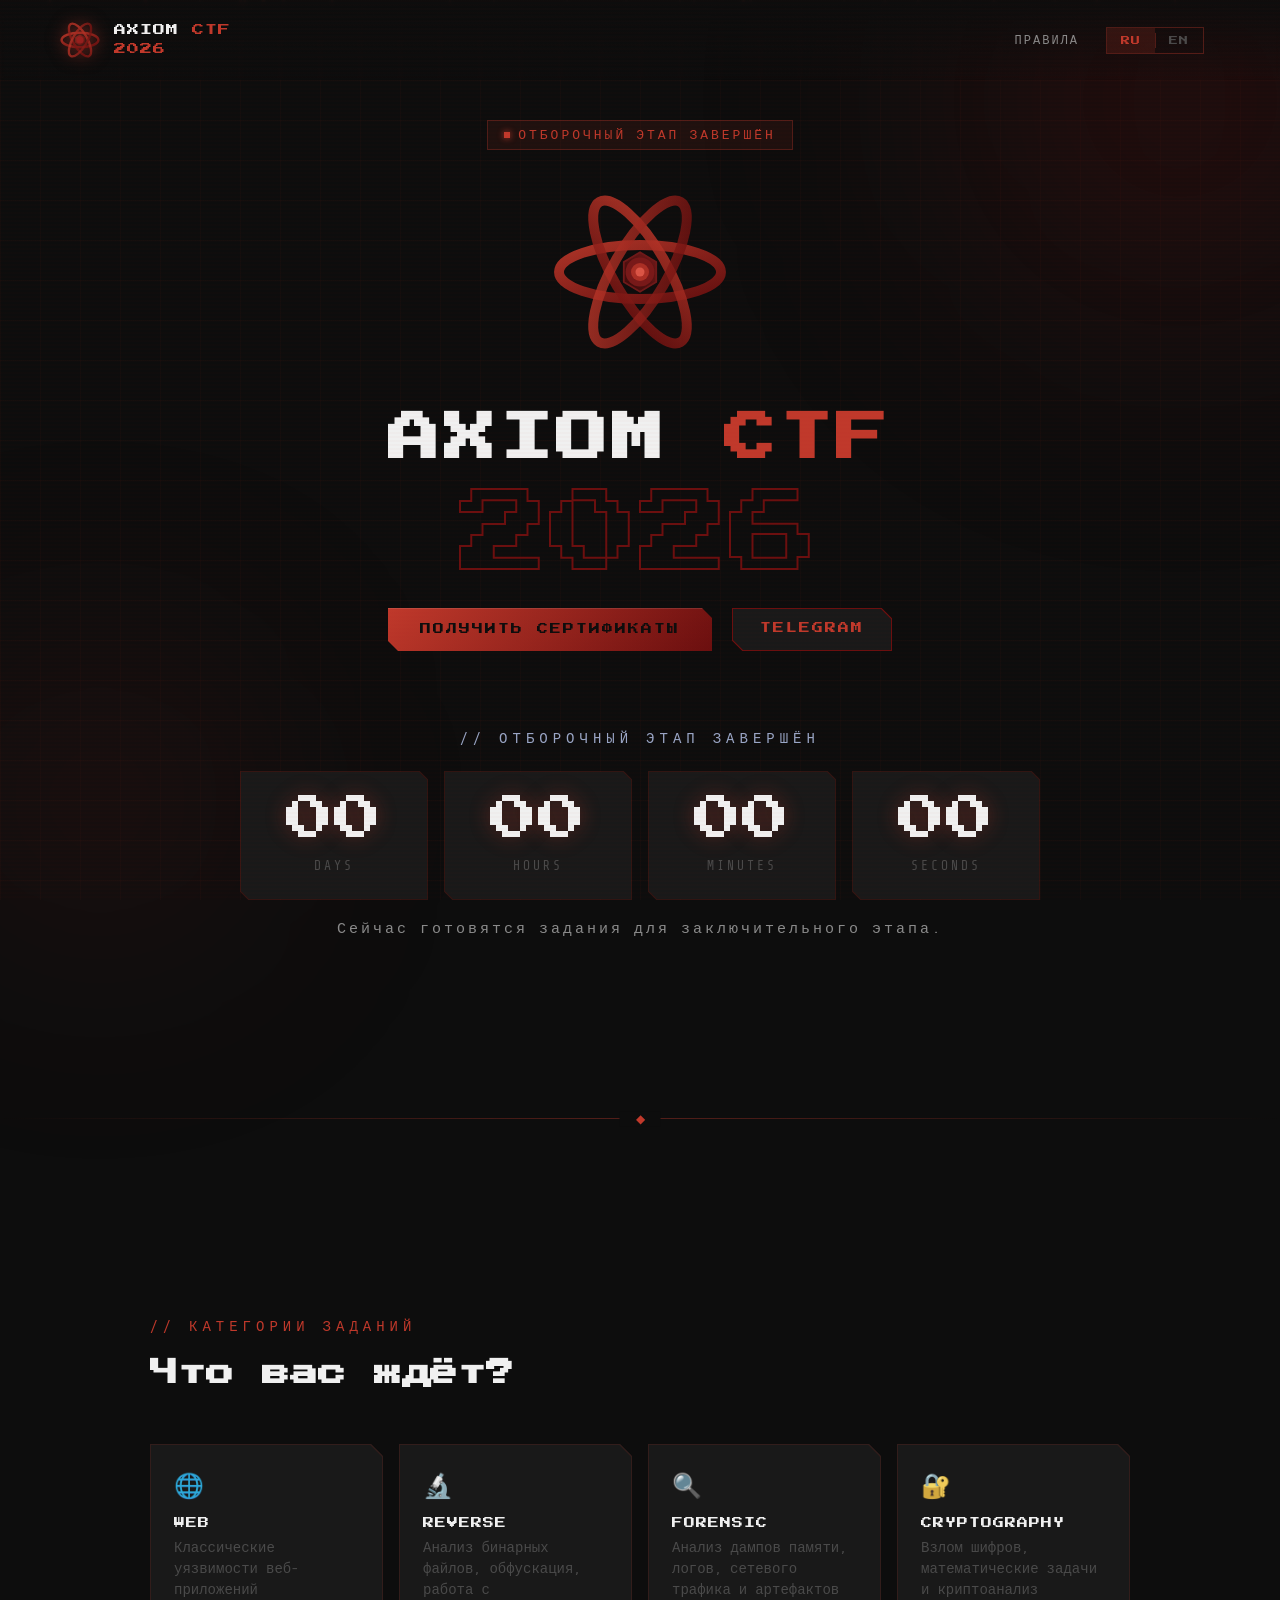
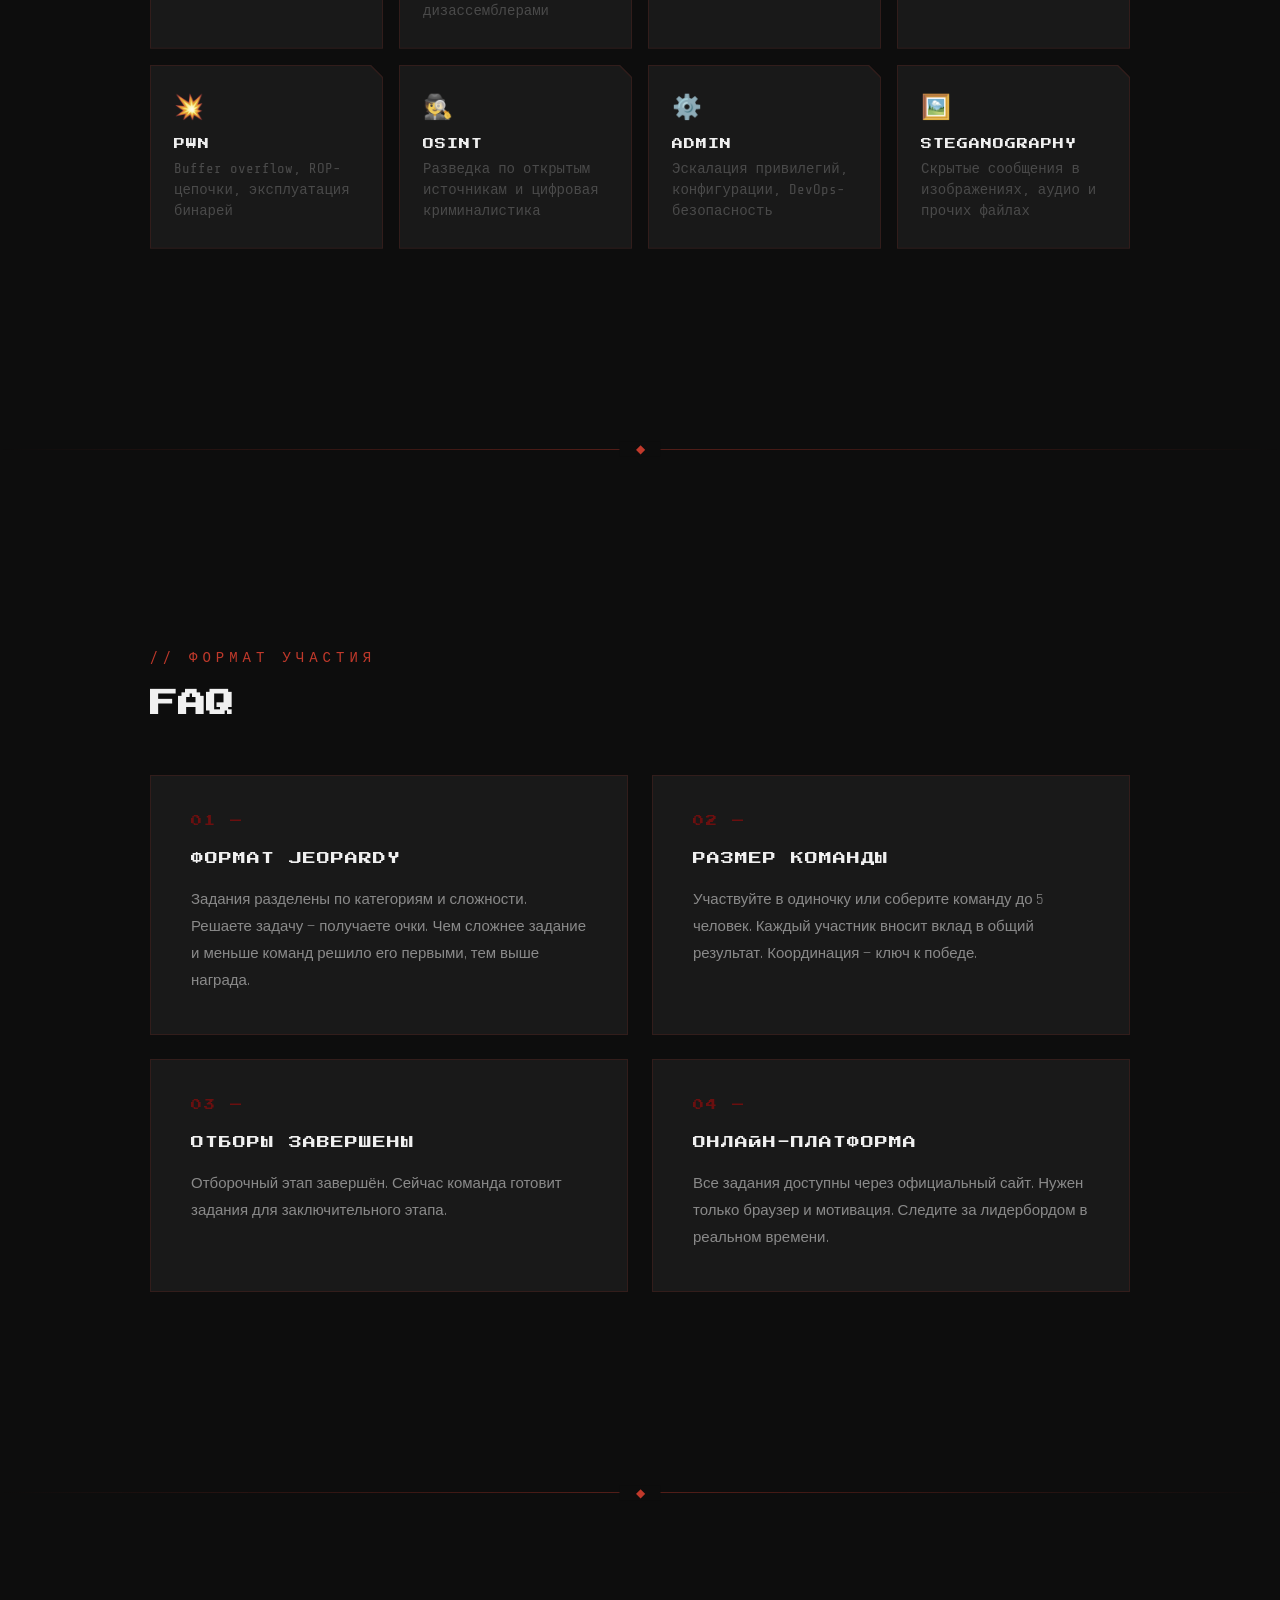
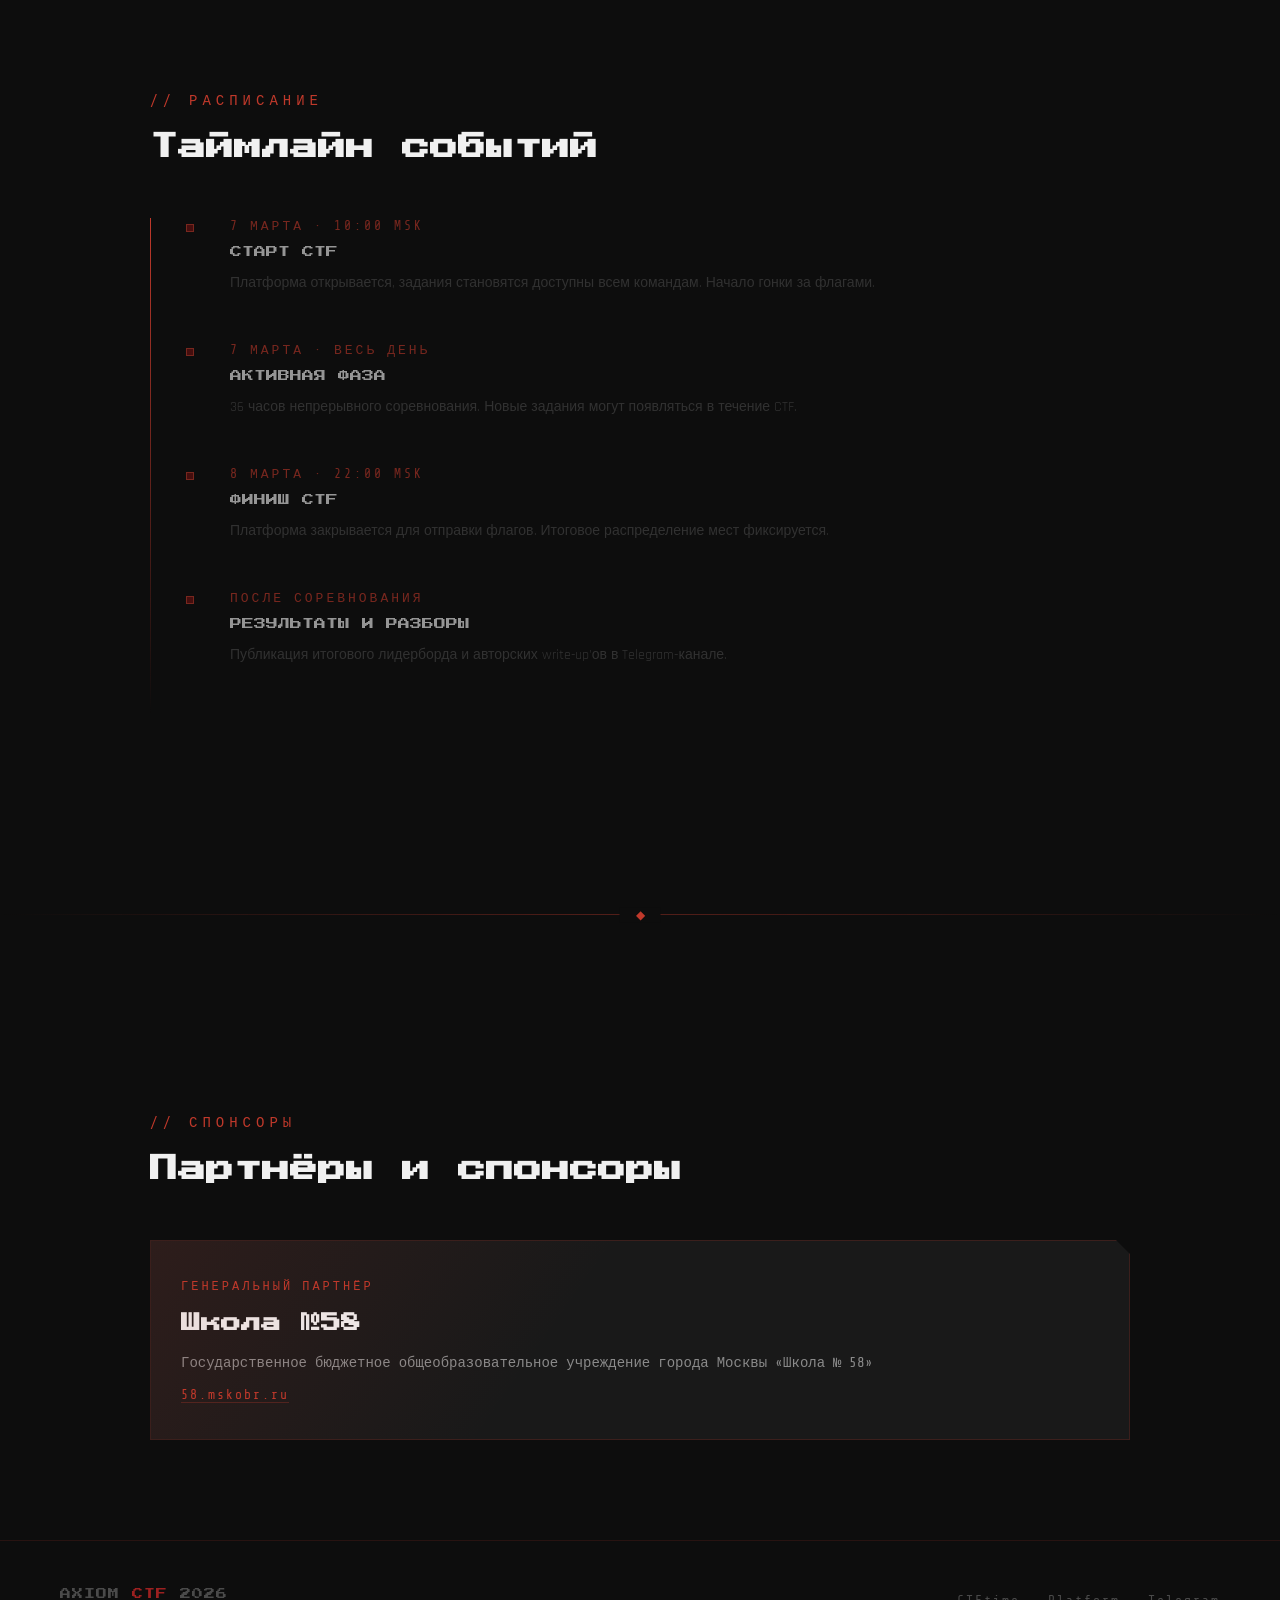
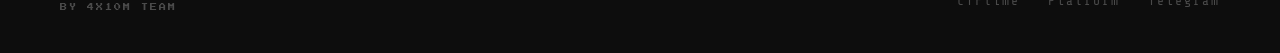
<file: index.html>
<!doctype html>
<html lang="ru">

<head>
	<meta charset="UTF-8" />
	<meta name="viewport" content="width=device-width, initial-scale=1.0" />
	<title>Axiom CTF 2026</title>
	<link rel="preconnect" href="https://fonts.googleapis.com" />
	<link
		href="https://fonts.googleapis.com/css2?family=Press+Start+2P&family=Share+Tech+Mono&family=Rajdhani:wght@300;400;500;600;700&display=swap"
		rel="stylesheet" />
	<link rel="stylesheet" href="assets/styles/style.css?v=1.0" />
</head>

<body>
	<div class="grid-bg"></div>
	<div class="ambient ambient-1"></div>
	<div class="ambient ambient-2"></div>
	<div id="particles"></div>

	<!-- NAV -->
	<nav>
		<a href="#" class="nav-logo">
			<svg class="nav-logo-img" viewBox="0 0 100 100" fill="none" xmlns="http://www.w3.org/2000/svg">
				<defs>
					<linearGradient id="g1" x1="0%" y1="0%" x2="100%" y2="100%">
						<stop offset="0%" stop-color="#C0392B" />
						<stop offset="100%" stop-color="#6B0F0F" />
					</linearGradient>
				</defs>
				<!-- Orbital rings -->
				<ellipse cx="50" cy="50" rx="46" ry="18" stroke="url(#g1)" stroke-width="6" fill="none"
					transform="rotate(0 50 50)" opacity="0.9" />
				<ellipse cx="50" cy="50" rx="46" ry="18" stroke="url(#g1)" stroke-width="6" fill="none"
					transform="rotate(60 50 50)" opacity="0.85" />
				<ellipse cx="50" cy="50" rx="46" ry="18" stroke="url(#g1)" stroke-width="6" fill="none"
					transform="rotate(-60 50 50)" opacity="0.8" />
				<!-- Hex nucleus -->
				<polygon points="50,36 62,43 62,57 50,64 38,57 38,43" fill="url(#g1)" opacity="0.6" />
				<circle cx="50" cy="50" r="9" fill="#9B2020" opacity="0.9" />
			</svg>
			<div class="nav-logo-text">AXIOM <span>CTF</span><br /><span>2026</span></div>
		</a>

		<div class="nav-right">
			<a href="rules/" class="nav-page-link" data-ru="ПРАВИЛА" data-en="RULES">ПРАВИЛА</a>
			<div class="lang-switch">
				<button class="lang-btn active" onclick="setLang('ru')">RU</button>
				<button class="lang-btn" onclick="setLang('en')">EN</button>
			</div>
		</div>
	</nav>

	<!-- HERO -->
	<section id="hero">
		<div class="status-badge">
			<span class="status-dot"></span>
			<span data-ru="ОТБОРОЧНЫЙ ЭТАП ЗАВЕРШЁН" data-en="QUALIFIERS COMPLETED">ОТБОРОЧНЫЙ ЭТАП ЗАВЕРШЁН</span>
		</div>

		<div class="logo-wrap">
			<svg width="180" height="180" viewBox="0 0 200 200" fill="none" xmlns="http://www.w3.org/2000/svg">
				<defs>
					<linearGradient id="heroG1" x1="0%" y1="0%" x2="100%" y2="100%">
						<stop offset="0%" stop-color="#C0392B" />
						<stop offset="50%" stop-color="#A85050" />
						<stop offset="100%" stop-color="#6B0F0F" />
					</linearGradient>
					<linearGradient id="heroG2" x1="100%" y1="0%" x2="0%" y2="100%">
						<stop offset="0%" stop-color="#9B2020" />
						<stop offset="100%" stop-color="#4a0a0a" />
					</linearGradient>
					<filter id="glow">
						<feGaussianBlur stdDeviation="3" result="coloredBlur" />
						<feMerge>
							<feMergeNode in="coloredBlur" />
							<feMergeNode in="SourceGraphic" />
						</feMerge>
					</filter>
				</defs>
				<!-- Three orbital ellipses -->
				<ellipse cx="100" cy="100" rx="90" ry="30" stroke="url(#g1)" stroke-width="11" fill="none"
					transform="rotate(0 100 100)" opacity="0.9" />
				<ellipse cx="100" cy="100" rx="90" ry="30" stroke="url(#g1)" stroke-width="11" fill="none"
					transform="rotate(60 100 100)" opacity="0.85" />
				<ellipse cx="100" cy="100" rx="90" ry="30" stroke="url(#g1)" stroke-width="11" fill="none"
					transform="rotate(-60 100 100)" opacity="0.8" />
				<!-- Nucleus hex — centered exactly at 100,100 -->
				<polygon points="100,78 118,89 118,111 100,122 82,111 82,89" fill="url(#heroG2)" opacity="0.7"
					stroke="#9B2020" stroke-width="2" />
				<circle cx="100" cy="100" r="16" fill="#7a1a1a" opacity="0.95" />
				<circle cx="100" cy="100" r="10" fill="#C0392B" opacity="0.7" />
				<circle cx="100" cy="100" r="5" fill="#e05a4a" opacity="0.9" />
			</svg>
		</div>

		<h1 class="hero-title">
			AXIOM <span class="hero-title-red">CTF</span>
		</h1>
		<div class="hero-year">2026</div>

		<div class="hero-btns">
			<a href="https://certs.4x10m.ru" target="_blank" class="btn-primary" data-ru="ПОЛУЧИТЬ СЕРТИФИКАТЫ"
				data-en="GET CERTIFICATES">ПОЛУЧИТЬ СЕРТИФИКАТЫ</a>
			<a href="https://t.me/axiomctf" target="_blank" class="btn-outline">TELEGRAM</a>
		</div>

		<!-- COUNTDOWN -->
		<div class="countdown-section">
			<p class="countdown-label" data-ru="// отборочный этап завершён" data-en="// qualifiers completed">
				// отборочный этап завершён
			</p>
			<div class="countdown-grid">
				<div class="countdown-cell">
					<span class="countdown-num" id="cd-days">00</span>
					<span class="countdown-unit">days</span>
				</div>
				<div class="countdown-cell">
					<span class="countdown-num" id="cd-hours">00</span>
					<span class="countdown-unit">hours</span>
				</div>
				<div class="countdown-cell">
					<span class="countdown-num" id="cd-mins">00</span>
					<span class="countdown-unit">minutes</span>
				</div>
				<div class="countdown-cell">
					<span class="countdown-num" id="cd-secs">00</span>
					<span class="countdown-unit">seconds</span>
				</div>
			</div>
			<p class="event-date-tag" data-ru="Сейчас готовятся задания для заключительного этапа."
				data-en="Challenges for the final stage are being prepared now.">
				Сейчас готовятся задания для заключительного этапа.
			</p>
		</div>
	</section>

	<div class="divider"></div>

	<!-- CATEGORIES -->
	<section id="categories">
		<div class="section-inner">
			<p class="section-tag reveal" data-ru="// категории заданий" data-en="// challenge categories">
				// категории заданий
			</p>
			<h2 class="section-title reveal reveal-delay-1" data-ru="Что вас ждёт?" data-en="What awaits you?">
				Что вас ждёт?
			</h2>
			<div class="categories-grid">
				<div class="cat-card reveal reveal-delay-1">
					<span class="cat-icon">🌐</span>
					<div class="cat-name">WEB</div>
					<div class="cat-desc" data-ru="Классические уязвимости веб-приложений"
						data-en="Сдassic web application vulnerabilities">
						Классические уязвимости веб-приложений
					</div>
				</div>
				<div class="cat-card reveal reveal-delay-2">
					<span class="cat-icon">🔬</span>
					<div class="cat-name">REVERSE</div>
					<div class="cat-desc" data-ru="Анализ бинарных файлов, обфускация, работа с дизассемблерами"
						data-en="Binary analysis, obfuscation, working with disassemblers">
						Анализ бинарных файлов, обфускация, работа с дизассемблерами
					</div>
				</div>
				<div class="cat-card reveal reveal-delay-3">
					<span class="cat-icon">🔍</span>
					<div class="cat-name">FORENSIC</div>
					<div class="cat-desc" data-ru="Анализ дампов памяти, логов, сетевого трафика и артефактов"
						data-en="Memory dumps, log analysis, network traffic and artifact investigation">
						Анализ дампов памяти, логов, сетевого трафика и артефактов
					</div>
				</div>
				<div class="cat-card reveal reveal-delay-4">
					<span class="cat-icon">🔐</span>
					<div class="cat-name">CRYPTOGRAPHY</div>
					<div class="cat-desc" data-ru="Взлом шифров, математические задачи и криптоанализ"
						data-en="Cipher breaking, mathematical puzzles and cryptanalysis">
						Взлом шифров, математические задачи и криптоанализ
					</div>
				</div>
				<div class="cat-card reveal reveal-delay-1">
					<span class="cat-icon">💥</span>
					<div class="cat-name">PWN</div>
					<div class="cat-desc" data-ru="Buffer overflow, ROP-цепочки, эксплуатация бинарей"
						data-en="Buffer overflow, ROP chains, binary exploitation">
						Buffer overflow, ROP-цепочки, эксплуатация бинарей
					</div>
				</div>
				<div class="cat-card reveal reveal-delay-2">
					<span class="cat-icon">🕵️</span>
					<div class="cat-name">OSINT</div>
					<div class="cat-desc" data-ru="Разведка по открытым источникам и цифровая криминалистика"
						data-en="Open source intelligence and digital forensics">
						Разведка по открытым источникам и цифровая криминалистика
					</div>
				</div>
				<div class="cat-card reveal reveal-delay-3">
					<span class="cat-icon">⚙️</span>
					<div class="cat-name">ADMIN</div>
					<div class="cat-desc" data-ru="Эскалация привилегий, конфигурации, DevOps-безопасность"
						data-en="Privilege escalation, misconfigurations, DevOps security">
						Эскалация привилегий, конфигурации, DevOps-безопасность
					</div>
				</div>
				<div class="cat-card reveal reveal-delay-4">
					<span class="cat-icon">🖼️</span>
					<div class="cat-name">STEGANOGRAPHY</div>
					<div class="cat-desc" data-ru="Скрытые сообщения в изображениях, аудио и прочих файлах"
						data-en="Hidden messages in images, audio and other file formats">
						Скрытые сообщения в изображениях, аудио и прочих файлах
					</div>
				</div>
			</div>
		</div>
	</section>

	<div class="divider"></div>

	<!-- FORMAT -->
	<section id="format">
		<div class="section-inner">
			<p class="section-tag reveal" data-ru="// формат участия" data-en="// participation format">
				// формат участия
			</p>
			<h2 class="section-title reveal reveal-delay-1">
				FAQ
			</h2>
			<div class="format-grid">
				<div class="format-card reveal reveal-delay-1">
					<div class="format-num">01 —</div>
					<div class="format-heading" data-ru="ФОРМАТ JEOPARDY" data-en="JEOPARDY FORMAT">
						ФОРМАТ JEOPARDY
					</div>
					<div class="format-text"
						data-ru="Задания разделены по категориям и сложности. Решаете задачу — получаете очки. Чем сложнее задание и меньше команд решило его первыми, тем выше награда."
						data-en="Challenges are split by category and difficulty. Solve a challenge — earn points. The harder the task and fewer teams solved it first, the bigger the reward.">
						Задания разделены по категориям и сложности. Решаете задачу —
						получаете очки. Чем сложнее задание и меньше команд решило его
						первыми, тем выше награда.
					</div>
				</div>
				<div class="format-card reveal reveal-delay-2">
					<div class="format-num">02 —</div>
					<div class="format-heading" data-ru="РАЗМЕР КОМАНДЫ" data-en="TEAM SIZE">
						РАЗМЕР КОМАНДЫ
					</div>
					<div class="format-text"
						data-ru="Участвуйте в одиночку или соберите команду до 5 человек. Каждый участник вносит вклад в общий результат. Координация — ключ к победе."
						data-en="Play solo or assemble a team of up to 5 players. Every member contributes to the final score. Coordination is the key to victory.">
						Участвуйте в одиночку или соберите команду до 5 человек. Каждый
						участник вносит вклад в общий результат. Координация — ключ к
						победе.
					</div>
				</div>
				<div class="format-card reveal reveal-delay-3">
					<div class="format-num">03 —</div>
					<div class="format-heading" data-ru="ОТБОРЫ ЗАВЕРШЕНЫ" data-en="QUALIFIERS COMPLETED">
						ОТБОРЫ ЗАВЕРШЕНЫ
					</div>
					<div class="format-text"
						data-ru="Отборочный этап завершён. Сейчас команда готовит задания для заключительного этапа."
						data-en="The qualifiers are over. The team is now preparing challenges for the final stage.">
						Отборочный этап завершён. Сейчас команда готовит задания для заключительного этапа.
					</div>
				</div>
				<div class="format-card reveal reveal-delay-4">
					<div class="format-num">04 —</div>
					<div class="format-heading" data-ru="ОНЛАЙН-ПЛАТФОРМА" data-en="ONLINE PLATFORM">
						ОНЛАЙН-ПЛАТФОРМА
					</div>
					<div class="format-text"
						data-ru="Все задания доступны через официальный сайт. Нужен только браузер и мотивация. Следите за лидербордом в реальном времени."
						data-en="All challenges are available via. All you need is a browser and motivation. Track the live leaderboard in real time.">
						Все задания доступны через официальный сайт. Нужен
						только браузер и мотивация. Следите за лидербордом в реальном
						времени.
					</div>
				</div>
			</div>
		</div>
	</section>

	<div class="divider"></div>

	<!-- SCHEDULE -->
	<section id="schedule">
		<div class="section-inner">
			<p class="section-tag reveal" data-ru="// расписание" data-en="// schedule">
				// расписание
			</p>

			<h2 class="section-title reveal reveal-delay-1" data-ru="Таймлайн событий" data-en="Event Timeline">
				Таймлайн событий
			</h2>

			<div class="schedule-wrap reveal reveal-delay-2">

				<div class="sched-item">
					<div class="sched-time" data-ru="7 МАРТА · 10:00 MSK" data-en="MARCH 7 · 10:00 MSK">
						7 МАРТА · 10:00 MSK
					</div>

					<div class="sched-name" data-ru="СТАРТ CTF" data-en="CTF START">
						СТАРТ CTF
					</div>

					<div class="sched-desc"
						data-ru="Платформа открывается, задания становятся доступны всем командам. Начало гонки за флагами."
						data-en="The platform opens, challenges become available to all teams. The flag race begins.">
						Платформа открывается, задания становятся доступны всем командам.
						Начало гонки за флагами.
					</div>
				</div>

				<div class="sched-item">
					<div class="sched-time" data-ru="7 МАРТА · ВЕСЬ ДЕНЬ" data-en="MARCH 7 · ALL DAY">
						7 МАРТА · ВЕСЬ ДЕНЬ
					</div>

					<div class="sched-name" data-ru="АКТИВНАЯ ФАЗА" data-en="ACTIVE PHASE">
						АКТИВНАЯ ФАЗА
					</div>

					<div class="sched-desc"
						data-ru="36 часов непрерывного соревнования. Новые задания могут появляться в течение CTF."
						data-en="36 hours of continuous competition. New challenges may be released during the CTF.">
						36 часов непрерывного соревнования. Новые задания могут появляться
						в течение CTF.
					</div>
				</div>

				<div class="sched-item">
					<div class="sched-time" data-ru="8 МАРТА · 22:00 MSK" data-en="MARCH 8 · 22:00 MSK">
						8 МАРТА · 22:00 MSK
					</div>

					<div class="sched-name" data-ru="ФИНИШ CTF" data-en="CTF END">
						ФИНИШ CTF
					</div>

					<div class="sched-desc"
						data-ru="Платформа закрывается для отправки флагов. Итоговое распределение мест фиксируется."
						data-en="The platform closes for flag submissions. Final standings are locked in.">
						Платформа закрывается для отправки флагов. Итоговое распределение
						мест фиксируется.
					</div>
				</div>

				<div class="sched-item">
					<div class="sched-time" data-ru="ПОСЛЕ СОРЕВНОВАНИЯ" data-en="AFTER THE EVENT">
						ПОСЛЕ СОРЕВНОВАНИЯ
					</div>

					<div class="sched-name" data-ru="РЕЗУЛЬТАТЫ И РАЗБОРЫ" data-en="RESULTS & WRITE-UPS">
						РЕЗУЛЬТАТЫ И РАЗБОРЫ
					</div>

					<div class="sched-desc"
						data-ru="Публикация итогового лидерборда и авторских write-up'ов в Telegram-канале."
						data-en="Final leaderboard and official write-ups published in the Telegram channel.">
						Публикация итогового лидерборда и авторских write-up'ов в
						Telegram-канале.
					</div>
				</div>

			</div>
		</div>
	</section>

	<div class="divider"></div>

	<!-- SPONSORS -->
	<section id="sponsors">
		<div class="section-inner">
			<p class="section-tag reveal" data-ru="// спонсоры" data-en="// sponsors">
				// спонсоры
			</p>
			<h2 class="section-title reveal reveal-delay-1" data-ru="Партнёры и спонсоры" data-en="Partners & Sponsors">
				Партнёры и спонсоры
			</h2>

			<div class="sponsors-grid">
				<article class="sponsor-card reveal reveal-delay-2">
					<div class="sponsor-badge" data-ru="ГЕНЕРАЛЬНЫЙ ПАРТНЁР" data-en="GENERAL PARTNER">
						ГЕНЕРАЛЬНЫЙ ПАРТНЁР
					</div>
					<h3 class="sponsor-name">Школа №58</h3>
					<p class="sponsor-meta"
						data-ru="Государственное бюджетное общеобразовательное учреждение города Москвы «Школа № 58»"
						data-en="State Budgetary General Education Institution of Moscow «School No. 58»">
						Государственное бюджетное общеобразовательное учреждение города Москвы «Школа № 58»
					</p>
					<a class="sponsor-link" href="https://58.mskobr.ru/" target="_blank" rel="noopener noreferrer">
						58.mskobr.ru
					</a>
				</article>
			</div>
		</div>
	</section>


	<!-- FOOTER -->
	<footer>
		<div class="footer-logo">
			AXIOM <span>CTF</span> 2026<br /><span
				style="color: var(--text-dim); font-size: 7px; letter-spacing: 2px">BY
				4X10M TEAM</span>
		</div>

		<ul class="footer-links">
			<li><a href="https://ctftime.org/ctf/1510" target="_blank">CTFtime</a></li>
			<li><a href="https://ctfd.4x10m.ru" target="_blank">Platform</a></li>
			<li><a href="https://t.me/axiomctf" target="_blank">Telegram</a></li>
		</ul>
	</footer>

	<script src="assets/scripts/sciript.js?v=1.0"></script>
</body>

</html>
</file>
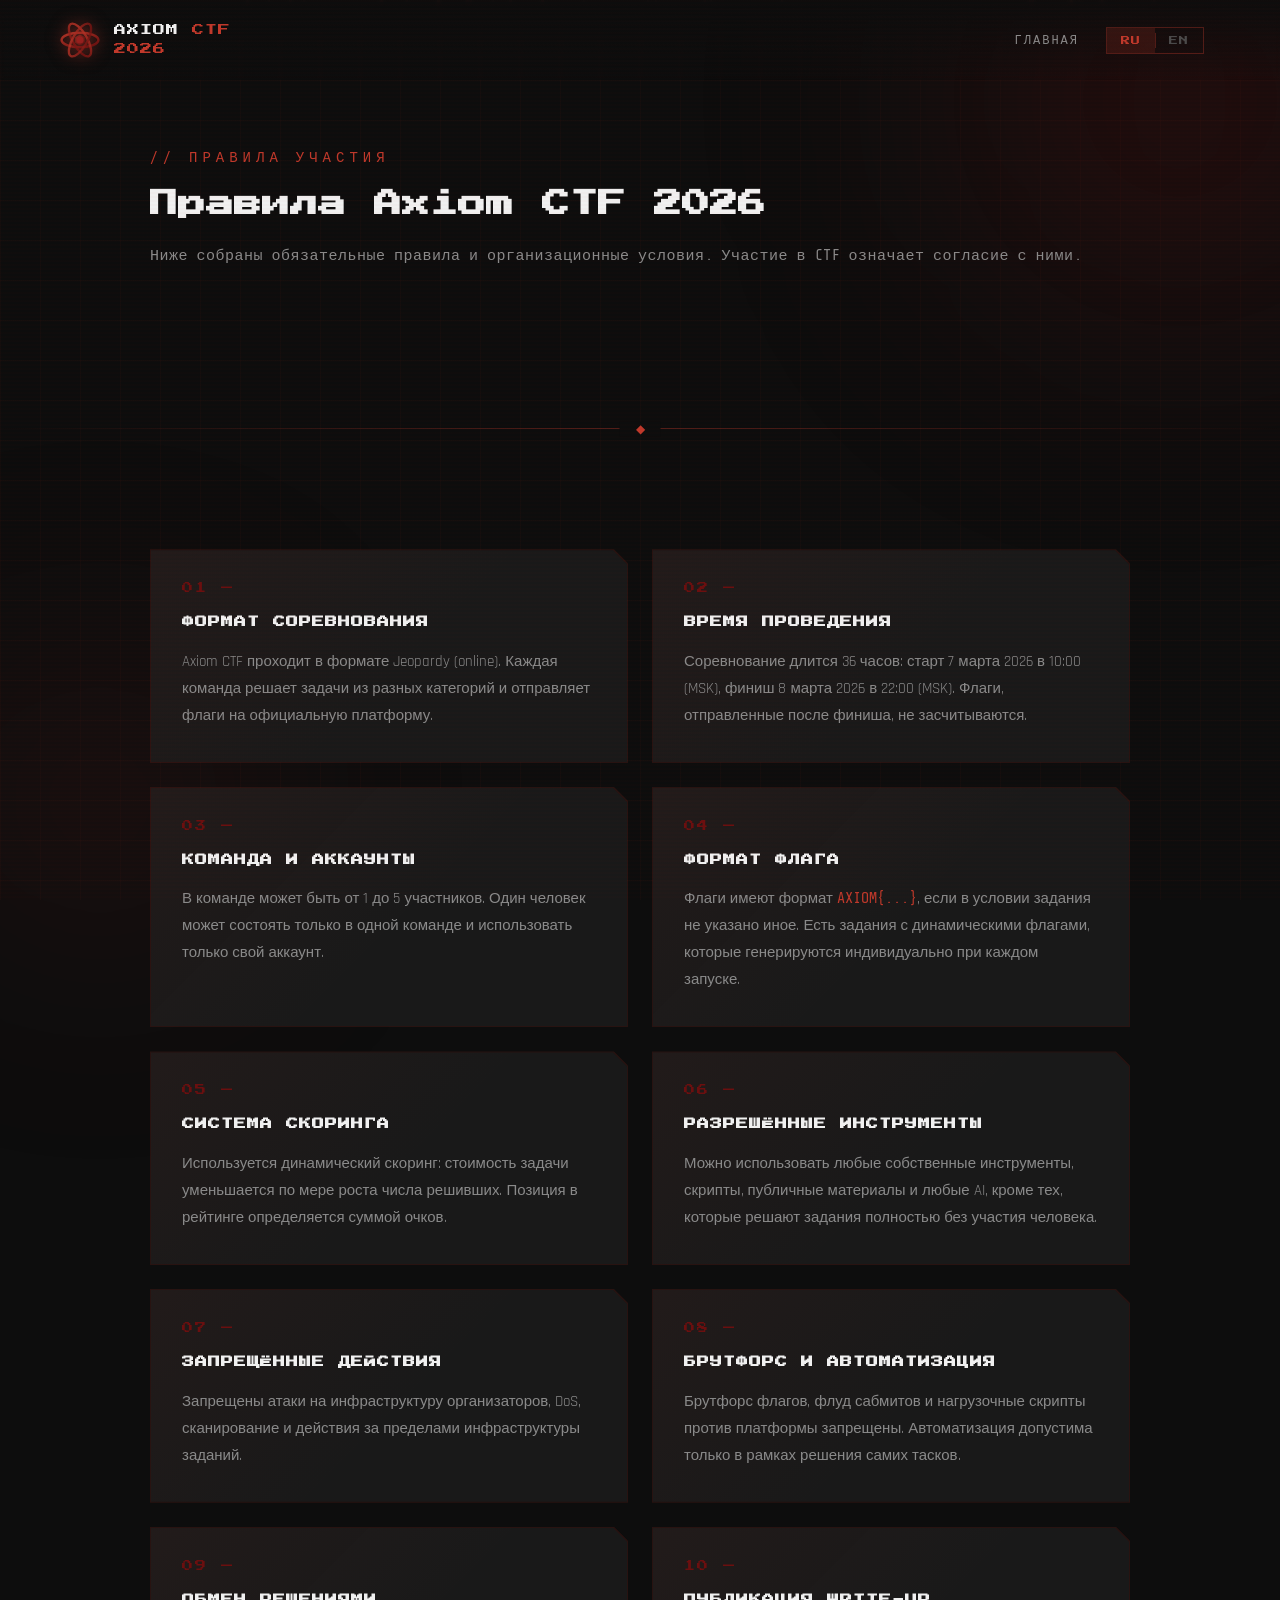
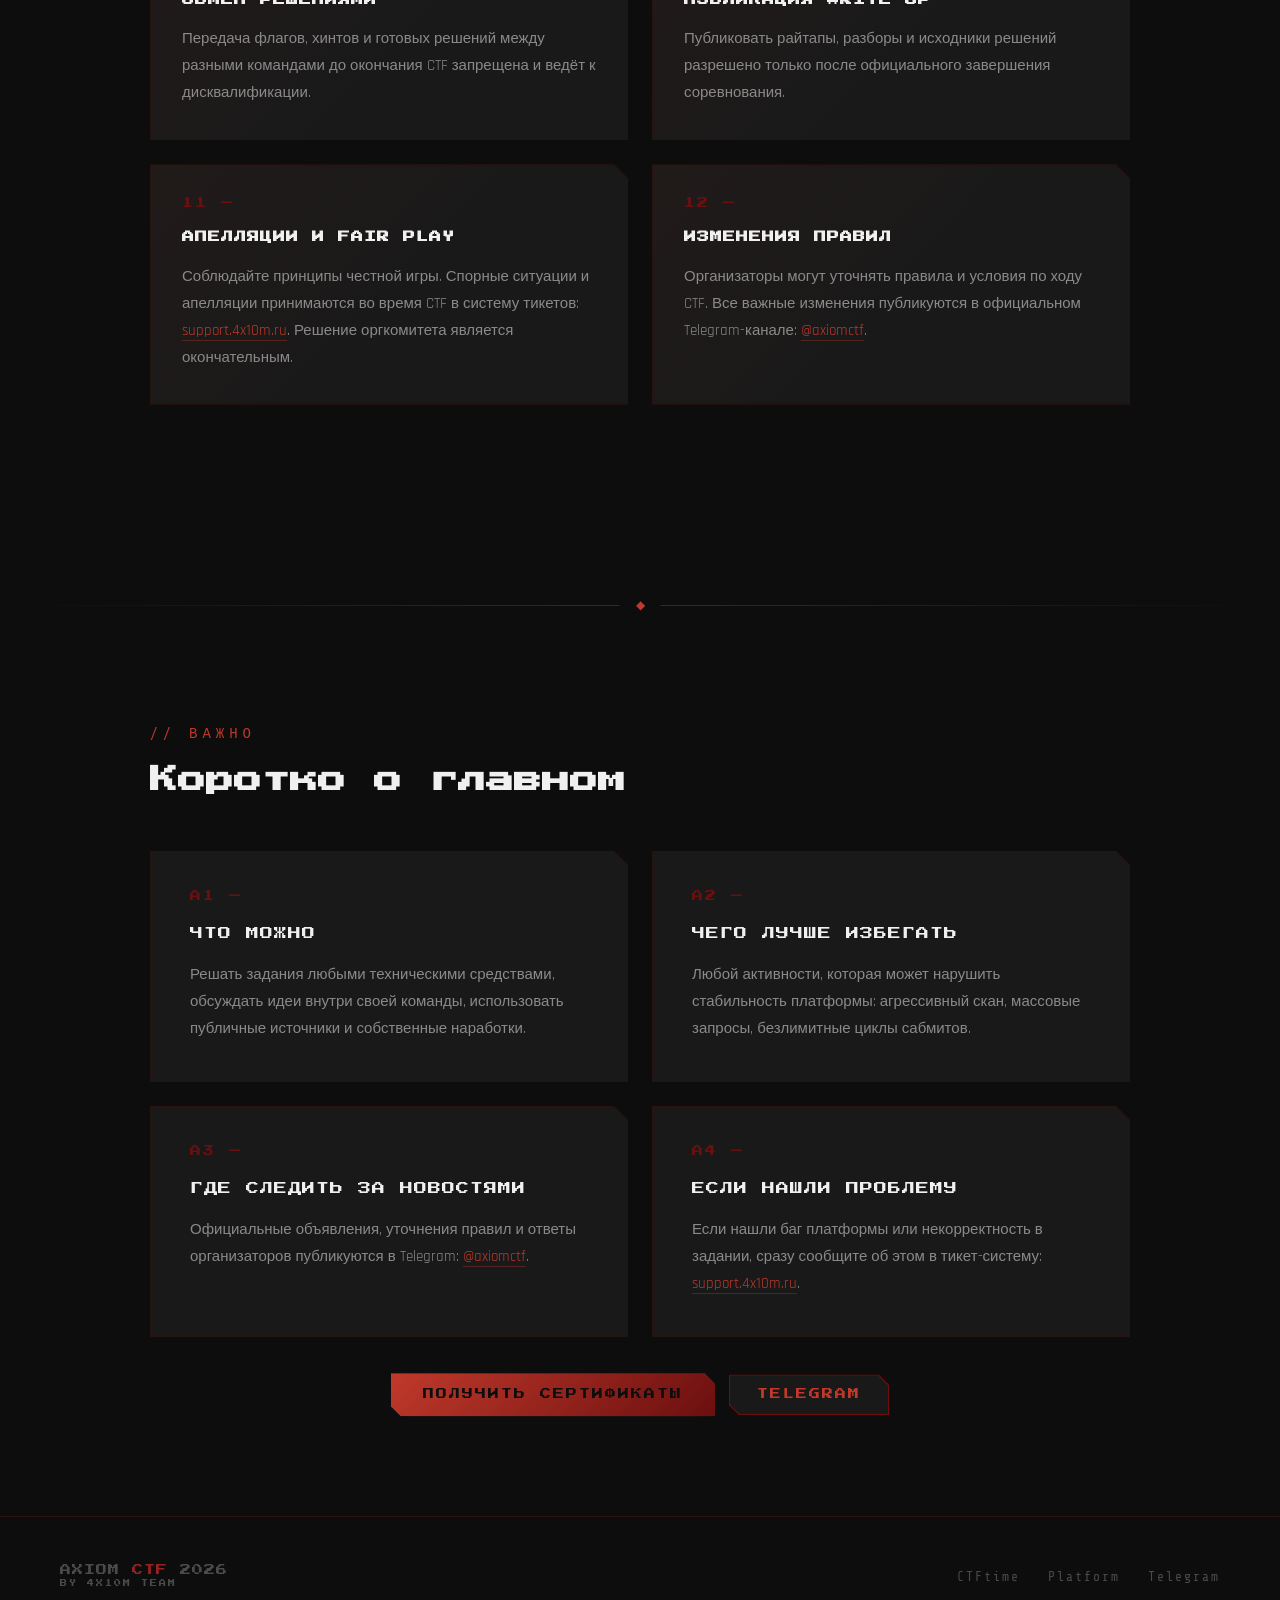
<file: rules/index.html>
<!doctype html>
<html lang="ru">

<head>
	<meta charset="UTF-8" />
	<meta name="viewport" content="width=device-width, initial-scale=1.0" />
	<title data-ru="Правила | Axiom CTF 2026" data-en="Rules | Axiom CTF 2026">Правила | Axiom CTF 2026</title>
	<meta name="description"
		content="Правила участия в Axiom CTF 2026: формат, размер команды, скоринг, разрешённые и запрещённые действия." />
	<link rel="preconnect" href="https://fonts.googleapis.com" />
	<link
		href="https://fonts.googleapis.com/css2?family=Press+Start+2P&family=Share+Tech+Mono&family=Rajdhani:wght@300;400;500;600;700&display=swap"
		rel="stylesheet" />
	<link rel="stylesheet" href="../assets/styles/style.css?v=1.0" />
</head>

<body>
	<div class="grid-bg"></div>
	<div class="ambient ambient-1"></div>
	<div class="ambient ambient-2"></div>
	<div id="particles"></div>

	<nav>
		<a href="../index.html" class="nav-logo">
			<svg class="nav-logo-img" viewBox="0 0 100 100" fill="none" xmlns="http://www.w3.org/2000/svg">
				<defs>
					<linearGradient id="g1" x1="0%" y1="0%" x2="100%" y2="100%">
						<stop offset="0%" stop-color="#C0392B" />
						<stop offset="100%" stop-color="#6B0F0F" />
					</linearGradient>
				</defs>
				<ellipse cx="50" cy="50" rx="46" ry="18" stroke="url(#g1)" stroke-width="6" fill="none"
					transform="rotate(0 50 50)" opacity="0.9" />
				<ellipse cx="50" cy="50" rx="46" ry="18" stroke="url(#g1)" stroke-width="6" fill="none"
					transform="rotate(60 50 50)" opacity="0.85" />
				<ellipse cx="50" cy="50" rx="46" ry="18" stroke="url(#g1)" stroke-width="6" fill="none"
					transform="rotate(-60 50 50)" opacity="0.8" />
				<polygon points="50,36 62,43 62,57 50,64 38,57 38,43" fill="url(#g1)" opacity="0.6" />
				<circle cx="50" cy="50" r="9" fill="#9B2020" opacity="0.9" />
			</svg>
			<div class="nav-logo-text">AXIOM <span>CTF</span><br /><span>2026</span></div>
		</a>

		<div class="nav-right">
			<a href="../index.html" class="nav-page-link" data-ru="ГЛАВНАЯ" data-en="HOME">ГЛАВНАЯ</a>
			<div class="lang-switch">
				<button class="lang-btn active" onclick="setLang('ru')">RU</button>
				<button class="lang-btn" onclick="setLang('en')">EN</button>
			</div>
		</div>
	</nav>

	<main>
		<section id="rules-hero">
			<div class="section-inner">
				<p class="section-tag reveal" data-ru="// правила участия" data-en="// participation rules">
					// правила участия
				</p>
				<h1 class="section-title rules-title reveal reveal-delay-1" data-ru="Правила Axiom CTF 2026"
					data-en="Axiom CTF 2026 Rules">
					Правила Axiom CTF 2026
				</h1>
				<p class="section-subtitle reveal reveal-delay-2"
					data-ru="Ниже собраны обязательные правила и организационные условия. Участие в CTF означает согласие с ними."
					data-en="Below are the mandatory rules and organizational terms. By participating, you agree to them.">
					Ниже собраны обязательные правила и организационные условия. Участие в CTF означает согласие с
					ними.
				</p>
			</div>
		</section>

		<div class="divider"></div>

		<section id="rules-list">
			<div class="section-inner">
				<div class="rules-grid">
					<article class="rule-card reveal reveal-delay-1">
						<div class="rule-num">01 —</div>
						<h3 class="rule-heading" data-ru="ФОРМАТ СОРЕВНОВАНИЯ" data-en="COMPETITION FORMAT">ФОРМАТ
							СОРЕВНОВАНИЯ</h3>
						<p class="rule-text"
							data-ru="Axiom CTF проходит в формате Jeopardy (online). Каждая команда решает задачи из разных категорий и отправляет флаги на официальную платформу."
							data-en="Axiom CTF is held in Jeopardy format (online). Teams solve challenges from multiple categories and submit flags on the official platform.">
							Axiom CTF проходит в формате Jeopardy (online). Каждая команда решает задачи из разных
							категорий и
							отправляет флаги на официальную платформу.
						</p>
					</article>

					<article class="rule-card reveal reveal-delay-2">
						<div class="rule-num">02 —</div>
						<h3 class="rule-heading" data-ru="ВРЕМЯ ПРОВЕДЕНИЯ" data-en="EVENT TIMING">ВРЕМЯ ПРОВЕДЕНИЯ</h3>
						<p class="rule-text"
							data-ru="Соревнование длится 36 часов: старт 7 марта 2026 в 10:00 (MSK), финиш 8 марта 2026 в 22:00 (MSK). Флаги, отправленные после финиша, не засчитываются."
							data-en="The competition lasts 36 hours: starts on March 7, 2026 at 10:00 (MSK), ends on March 8, 2026 at 22:00 (MSK). Flags submitted after finish are not counted.">
							Соревнование длится 36 часов: старт 7 марта 2026 в 10:00 (MSK), финиш 8 марта 2026 в 22:00
							(MSK).
							Флаги, отправленные после финиша, не засчитываются.
						</p>
					</article>

					<article class="rule-card reveal reveal-delay-3">
						<div class="rule-num">03 —</div>
						<h3 class="rule-heading" data-ru="КОМАНДА И АККАУНТЫ" data-en="TEAM AND ACCOUNTS">КОМАНДА И
							АККАУНТЫ</h3>
						<p class="rule-text"
							data-ru="В команде может быть от 1 до 5 участников. Один человек может состоять только в одной команде и использовать только свой аккаунт."
							data-en="A team may have from 1 to 5 participants. One person can be in only one team and must use only their own account.">
							В команде может быть от 1 до 5 участников. Один человек может состоять только в одной
							команде и
							использовать только свой аккаунт.
						</p>
					</article>

					<article class="rule-card reveal reveal-delay-4">
						<div class="rule-num">04 —</div>
						<h3 class="rule-heading" data-ru="ФОРМАТ ФЛАГА" data-en="FLAG FORMAT">ФОРМАТ ФЛАГА</h3>
						<p class="rule-text"
							data-ru="Флаги имеют формат <code>AXIOM{...}</code>, если в условии задания не указано иное. Есть задания с динамическими флагами, которые генерируются индивидуально при каждом запуске."
							data-en="Flags use the <code>AXIOM{...}</code> format unless stated otherwise in a challenge. Some tasks have dynamic flags generated individually for each launch.">
							Флаги имеют формат <code>AXIOM{...}</code>, если в условии задания не указано иное. Есть
							задания с динамическими флагами, которые генерируются индивидуально при каждом запуске.
						</p>
					</article>

					<article class="rule-card reveal reveal-delay-1">
						<div class="rule-num">05 —</div>
						<h3 class="rule-heading" data-ru="СИСТЕМА СКОРИНГА" data-en="SCORING SYSTEM">СИСТЕМА СКОРИНГА
						</h3>
						<p class="rule-text"
							data-ru="Используется динамический скоринг: стоимость задачи уменьшается по мере роста числа решивших. Позиция в рейтинге определяется суммой очков."
							data-en="Dynamic scoring is used: challenge value decreases as more teams solve it. The leaderboard is based on total score.">
							Используется динамический скоринг: стоимость задачи уменьшается по мере роста числа
							решивших.
							Позиция в рейтинге определяется суммой очков.
						</p>
					</article>

					<article class="rule-card reveal reveal-delay-2">
						<div class="rule-num">06 —</div>
						<h3 class="rule-heading" data-ru="РАЗРЕШЁННЫЕ ИНСТРУМЕНТЫ" data-en="ALLOWED TOOLS">РАЗРЕШЁННЫЕ
							ИНСТРУМЕНТЫ</h3>
						<p class="rule-text"
							data-ru="Можно использовать любые собственные инструменты, скрипты, публичные материалы и любые AI, кроме тех, которые решают задания полностью без участия человека."
							data-en="You may use your own tools, scripts, public materials, and AI systems, except those that solve challenges fully without human participation.">
							Можно использовать любые собственные инструменты, скрипты, публичные материалы и любые AI,
							кроме тех, которые решают задания полностью без участия человека.
						</p>
					</article>

					<article class="rule-card reveal reveal-delay-3">
						<div class="rule-num">07 —</div>
						<h3 class="rule-heading" data-ru="ЗАПРЕЩЁННЫЕ ДЕЙСТВИЯ" data-en="FORBIDDEN ACTIONS">ЗАПРЕЩЁННЫЕ
							ДЕЙСТВИЯ</h3>
						<p class="rule-text"
							data-ru="Запрещены атаки на инфраструктуру организаторов, DoS, сканирование и действия за пределами инфраструктуры заданий."
							data-en="Attacks against organizer infrastructure, DoS, scanning, and actions outside challenge scope are prohibited.">
							Запрещены атаки на инфраструктуру организаторов, DoS, сканирование и действия за пределами
							инфраструктуры заданий.
						</p>
					</article>

					<article class="rule-card reveal reveal-delay-4">
						<div class="rule-num">08 —</div>
						<h3 class="rule-heading" data-ru="БРУТФОРС И АВТОМАТИЗАЦИЯ"
							data-en="BRUTE FORCE AND AUTOMATION">
							БРУТФОРС И АВТОМАТИЗАЦИЯ</h3>
						<p class="rule-text"
							data-ru="Брутфорс флагов, флуд сабмитов и нагрузочные скрипты против платформы запрещены. Автоматизация допустима только в рамках решения самих тасков."
							data-en="Flag brute-force, submit flooding, and load scripts against the platform are prohibited. Automation is allowed only within challenge-solving scope.">
							Брутфорс флагов, флуд сабмитов и нагрузочные скрипты против платформы запрещены.
							Автоматизация
							допустима только в рамках решения самих тасков.
						</p>
					</article>

					<article class="rule-card reveal reveal-delay-1">
						<div class="rule-num">09 —</div>
						<h3 class="rule-heading" data-ru="ОБМЕН РЕШЕНИЯМИ" data-en="SOLUTION SHARING">ОБМЕН РЕШЕНИЯМИ
						</h3>
						<p class="rule-text"
							data-ru="Передача флагов, хинтов и готовых решений между разными командами до окончания CTF запрещена и ведёт к дисквалификации."
							data-en="Sharing flags, hints, or complete solutions between different teams before CTF end is prohibited and leads to disqualification.">
							Передача флагов, хинтов и готовых решений между разными командами до окончания CTF запрещена
							и
							ведёт к дисквалификации.
						</p>
					</article>

					<article class="rule-card reveal reveal-delay-2">
						<div class="rule-num">10 —</div>
						<h3 class="rule-heading" data-ru="ПУБЛИКАЦИЯ WRITE-UP" data-en="WRITE-UP PUBLICATION">ПУБЛИКАЦИЯ
							WRITE-UP</h3>
						<p class="rule-text"
							data-ru="Публиковать райтапы, разборы и исходники решений разрешено только после официального завершения соревнования."
							data-en="Publishing write-ups, analyses, and solver code is allowed only after the official competition end.">
							Публиковать райтапы, разборы и исходники решений разрешено только после официального
							завершения
							соревнования.
						</p>
					</article>

					<article class="rule-card reveal reveal-delay-3">
						<div class="rule-num">11 —</div>
						<h3 class="rule-heading" data-ru="АПЕЛЛЯЦИИ И FAIR PLAY" data-en="APPEALS AND FAIR PLAY">
							АПЕЛЛЯЦИИ
							И FAIR PLAY</h3>
						<p class="rule-text"
							data-ru="Соблюдайте принципы честной игры. Спорные ситуации и апелляции принимаются во время CTF в систему тикетов: <a href='https://support.4x10m.ru' target='_blank'>support.4x10m.ru</a>. Решение оргкомитета является окончательным."
							data-en="Follow fair-play principles. Disputes and appeals are accepted during the CTF via the ticket system: <a href='https://support.4x10m.ru' target='_blank'>support.4x10m.ru</a>. Organizer decisions are final.">
							Соблюдайте принципы честной игры. Спорные ситуации и апелляции принимаются во время CTF в
							систему тикетов: <a href="https://support.4x10m.ru" target="_blank">support.4x10m.ru</a>.
							Решение оргкомитета является окончательным.
						</p>
					</article>

					<article class="rule-card reveal reveal-delay-4">
						<div class="rule-num">12 —</div>
						<h3 class="rule-heading" data-ru="ИЗМЕНЕНИЯ ПРАВИЛ" data-en="RULE UPDATES">ИЗМЕНЕНИЯ ПРАВИЛ</h3>
						<p class="rule-text"
							data-ru="Организаторы могут уточнять правила и условия по ходу CTF. Все важные изменения публикуются в официальном Telegram-канале: <a href='https://t.me/axiomctf' target='_blank'>@axiomctf</a>."
							data-en="Organizers may clarify rules and terms during the CTF. All important updates are published in the official Telegram channel: <a href='https://t.me/axiomctf' target='_blank'>@axiomctf</a>.">
							Организаторы могут уточнять правила и условия по ходу CTF. Все важные изменения публикуются
							в официальном Telegram-канале: <a href="https://t.me/axiomctf"
								target="_blank">@axiomctf</a>.
						</p>
					</article>
				</div>
			</div>
		</section>

		<div class="divider"></div>

		<section id="rules-extra">
			<div class="section-inner">
				<p class="section-tag reveal" data-ru="// важно" data-en="// important">
					// важно
				</p>
				<h2 class="section-title reveal reveal-delay-1" data-ru="Коротко о главном" data-en="Quick Summary">
					Коротко о главном
				</h2>
				<div class="format-grid">
					<div class="format-card reveal reveal-delay-1">
						<div class="format-num">A1 —</div>
						<div class="format-heading" data-ru="ЧТО МОЖНО" data-en="WHAT IS ALLOWED">ЧТО МОЖНО</div>
						<div class="format-text"
							data-ru="Решать задания любыми техническими средствами, обсуждать идеи внутри своей команды, использовать публичные источники и собственные наработки."
							data-en="Solve challenges with any technical means, discuss ideas within your team, and use public sources and your own materials.">
							Решать задания любыми техническими средствами, обсуждать идеи внутри своей команды,
							использовать
							публичные источники и собственные наработки.
						</div>
					</div>
					<div class="format-card reveal reveal-delay-2">
						<div class="format-num">A2 —</div>
						<div class="format-heading" data-ru="ЧЕГО ЛУЧШЕ ИЗБЕГАТЬ" data-en="WHAT TO AVOID">ЧЕГО ЛУЧШЕ
							ИЗБЕГАТЬ</div>
						<div class="format-text"
							data-ru="Любой активности, которая может нарушить стабильность платформы: агрессивный скан, массовые запросы, безлимитные циклы сабмитов."
							data-en="Any activity that may impact platform stability: aggressive scanning, mass requests, and unlimited submit loops.">
							Любой активности, которая может нарушить стабильность платформы: агрессивный скан, массовые
							запросы, безлимитные циклы сабмитов.
						</div>
					</div>
					<div class="format-card reveal reveal-delay-3">
						<div class="format-num">A3 —</div>
						<div class="format-heading" data-ru="ГДЕ СЛЕДИТЬ ЗА НОВОСТЯМИ" data-en="WHERE TO TRACK UPDATES">
							ГДЕ
							СЛЕДИТЬ ЗА НОВОСТЯМИ</div>
						<div class="format-text"
							data-ru="Официальные объявления, уточнения правил и ответы организаторов публикуются в Telegram: <a href='https://t.me/axiomctf' target='_blank'>@axiomctf</a>."
							data-en="Official announcements, rule clarifications, and organizer updates are posted in Telegram: <a href='https://t.me/axiomctf' target='_blank'>@axiomctf</a>.">
							Официальные объявления, уточнения правил и ответы организаторов публикуются в Telegram:
							<a href="https://t.me/axiomctf" target="_blank">@axiomctf</a>.
						</div>
					</div>
					<div class="format-card reveal reveal-delay-4">
						<div class="format-num">A4 —</div>
						<div class="format-heading" data-ru="ЕСЛИ НАШЛИ ПРОБЛЕМУ" data-en="IF YOU FOUND AN ISSUE">ЕСЛИ
							НАШЛИ ПРОБЛЕМУ</div>
						<div class="format-text"
							data-ru="Если нашли баг платформы или некорректность в задании, сразу сообщите об этом в тикет-систему: <a href='https://support.4x10m.ru' target='_blank'>support.4x10m.ru</a>."
							data-en="If you found a platform bug or a challenge issue, report it immediately via the ticket system: <a href='https://support.4x10m.ru' target='_blank'>support.4x10m.ru</a>.">
							Если нашли баг платформы или некорректность в задании, сразу сообщите об этом в
							тикет-систему:
							<a href="https://support.4x10m.ru" target="_blank">support.4x10m.ru</a>.
						</div>
					</div>
				</div>

				<div class="rules-cta reveal reveal-delay-4">
					<a href="https://certs.4x10m.ru" target="_blank" class="btn-primary"
						data-ru="ПОЛУЧИТЬ СЕРТИФИКАТЫ" data-en="GET CERTIFICATES">ПОЛУЧИТЬ СЕРТИФИКАТЫ</a>
					<a href="https://t.me/axiomctf" target="_blank" class="btn-outline">TELEGRAM</a>
				</div>
			</div>
		</section>
	</main>

	<footer>
		<div class="footer-logo">
			AXIOM <span>CTF</span> 2026<br /><span
				style="color: var(--text-dim); font-size: 7px; letter-spacing: 2px">BY
				4X10M TEAM</span>
		</div>

		<ul class="footer-links">
			<li><a href="https://ctftime.org/ctf/1510" target="_blank">CTFtime</a></li>
			<li><a href="https://ctfd.4x10m.ru" target="_blank">Platform</a></li>
			<li><a href="https://t.me/axiomctf" target="_blank">Telegram</a></li>
		</ul>
	</footer>

	<script src="../assets/scripts/sciript.js?v=1.0"></script>
</body>

</html>
</file>
<file: assets/styles/style.css>
:root {
  --crimson-deep: #6b0f0f;
  --crimson-mid: #9b2020;
  --crimson-bright: #c0392b;
  --crimson-glow: #e74c3c;
  --rose-muted: #a85050;
  --bg-void: #0d0d0d;
  --bg-dark: #141414;
  --bg-card: #191919;
  --bg-card2: #1e1e1e;
  --text-white: #f0f0f0;
  --text-gray: #8a8a8a;
  --text-dim: #4a4a4a;
  --pixel-font: "Press Start 2P", monospace;
  --mono-font: "Share Tech Mono", monospace;
  --body-font: "Rajdhani", sans-serif;
  --red-scanline: rgba(192, 57, 43, 0.03);
}

*,
*::before,
*::after {
  box-sizing: border-box;
  margin: 0;
  padding: 0;
}

html {
  scroll-behavior: smooth;
}

body {
  background: var(--bg-void);
  color: var(--text-white);
  font-family: var(--body-font);
  overflow-x: hidden;
  cursor: default;
}

/* ── SCANLINE OVERLAY ── */
body::before {
  content: "";
  position: fixed;
  inset: 0;
  background: repeating-linear-gradient(
    0deg,
    transparent,
    transparent 2px,
    var(--red-scanline) 2px,
    var(--red-scanline) 4px
  );
  pointer-events: none;
  z-index: 9999;
  opacity: 0.6;
}

@keyframes grainShift {
  0% {
    transform: translate(0, 0);
  }
  20% {
    transform: translate(-3px, 2px);
  }
  40% {
    transform: translate(2px, -3px);
  }
  60% {
    transform: translate(-1px, 3px);
  }
  80% {
    transform: translate(3px, 1px);
  }
  100% {
    transform: translate(-2px, -1px);
  }
}

/* ── GRID BACKGROUND ── */
.grid-bg {
  position: fixed;
  inset: 0;
  background-image:
    linear-gradient(rgba(192, 57, 43, 0.04) 1px, transparent 1px),
    linear-gradient(90deg, rgba(192, 57, 43, 0.04) 1px, transparent 1px);
  background-size: 40px 40px;
  pointer-events: none;
  z-index: 0;
}

/* ── AMBIENT GLOW ── */
.ambient {
  position: fixed;
  border-radius: 50%;
  filter: blur(120px);
  pointer-events: none;
  z-index: 0;
}
.ambient-1 {
  width: 600px;
  height: 600px;
  background: radial-gradient(
    circle,
    rgba(107, 15, 15, 0.35) 0%,
    transparent 70%
  );
  top: -200px;
  right: -200px;
  animation: float1 8s ease-in-out infinite;
}
.ambient-2 {
  width: 400px;
  height: 400px;
  background: radial-gradient(
    circle,
    rgba(155, 32, 32, 0.2) 0%,
    transparent 70%
  );
  bottom: -100px;
  left: -100px;
  animation: float2 10s ease-in-out infinite;
}
@keyframes float1 {
  0%,
  100% {
    transform: translate(0, 0) scale(1);
  }
  50% {
    transform: translate(-30px, 20px) scale(1.1);
  }
}
@keyframes float2 {
  0%,
  100% {
    transform: translate(0, 0) scale(1);
  }
  50% {
    transform: translate(20px, -30px) scale(0.9);
  }
}

/* ── NAV ── */
nav {
  position: fixed;
  top: 0;
  left: 0;
  right: 0;
  z-index: 100;
  display: flex;
  align-items: center;
  justify-content: space-between;
  padding: 20px 60px;
  background: linear-gradient(to bottom, rgba(13, 13, 13, 0.95), transparent);
  backdrop-filter: blur(2px);
}
.nav-logo {
  display: flex;
  align-items: center;
  gap: 14px;
  text-decoration: none;
}
.nav-logo-img {
  width: 40px;
  height: 40px;
  filter: drop-shadow(0 0 8px rgba(192, 57, 43, 0.6));
}
.nav-logo-text {
  font-family: var(--pixel-font);
  font-size: 12px;
  color: var(--text-white);
  line-height: 1.6;
  letter-spacing: 1px;
}
.nav-logo-text span {
  color: var(--crimson-bright);
}
.nav-right {
  display: flex;
  align-items: center;
  gap: 16px;
}
.nav-page-link {
  font-family: var(--mono-font);
  font-size: 12px;
  letter-spacing: 2px;
  color: var(--text-gray);
  text-decoration: none;
  padding: 8px 10px;
  border: 1px solid transparent;
  transition: all 0.2s ease;
}
.nav-page-link:hover {
  color: var(--crimson-bright);
  border-color: rgba(192, 57, 43, 0.35);
  background: rgba(192, 57, 43, 0.08);
}
.nav-page-link.active {
  color: var(--crimson-bright);
  border-color: rgba(192, 57, 43, 0.35);
  background: rgba(192, 57, 43, 0.14);
}

/* ── HERO ── */
#hero {
  position: relative;
  min-height: 100vh;
  display: flex;
  flex-direction: column;
  align-items: center;
  justify-content: center;
  padding: 120px 40px 80px;
  overflow: hidden;
  z-index: 1;
}

.hero-eyebrow {
  font-family: var(--mono-font);
  font-size: 15px;
  letter-spacing: 6px;
  color: var(--crimson-bright);
  text-transform: uppercase;
  margin-bottom: 32px;
  opacity: 0;
  animation: fadeSlideDown 0.8s 0.3s forwards;
}

.hero-eyebrow {
  display: none;
}

@media (min-width: 768px) {
  .hero-eyebrow {
    display: block;
  }
}

/* Animated logo */
.logo-wrap {
  position: relative;
  margin-bottom: 32px;
  opacity: 0;
  animation: fadeScale 1s 0.1s forwards;
}

.hero-title {
  font-family: var(--pixel-font);
  font-size: clamp(24px, 5vw, 52px);
  line-height: 1.5;
  text-align: center;
  margin-bottom: 12px;
  letter-spacing: 4px;
  color: var(--text-white);
  opacity: 0;
  animation: fadeSlideUp 0.8s 0.7s forwards;
  transition: all 0.4s;
}
.hero-title-red {
  color: var(--crimson-bright);
}
.hero-title:hover {
  -webkit-text-stroke-color: var(--crimson-bright);
  text-shadow: 0 0 40px rgba(192, 58, 43, 0.6);
}

.hero-year {
  font-family: var(--pixel-font);
  font-size: clamp(40px, 8vw, 90px);
  color: transparent;
  -webkit-text-stroke: 2px var(--crimson-deep);
  line-height: 1;
  margin-bottom: 28px;
  opacity: 0;
  animation: fadeSlideUp 0.8s 0.7s forwards;
  transition: all 0.4s;
}
.hero-year:hover {
  -webkit-text-stroke-color: var(--crimson-bright);
  text-shadow: 0 0 40px rgba(192, 57, 43, 0.3);
}

.hero-btns {
  display: flex;
  gap: 20px;
  flex-wrap: wrap;
  justify-content: center;
  margin-bottom: 80px;
  opacity: 0;
  animation: fadeSlideUp 0.8s 1.1s forwards;
}

.btn-primary {
  font-family: var(--pixel-font);
  font-size: 11px;
  letter-spacing: 2px;
  color: var(--bg-void);
  background: linear-gradient(
    135deg,
    var(--crimson-bright),
    var(--crimson-deep)
  );
  border: none;
  padding: 16px 32px;
  cursor: pointer;
  text-decoration: none;
  display: inline-block;
  position: relative;
  overflow: hidden;
  transition:
    transform 0.2s,
    box-shadow 0.3s;
  box-shadow:
    0 0 20px rgba(192, 57, 43, 0.4),
    inset 0 1px 0 rgba(255, 255, 255, 0.1);
  clip-path: polygon(
    0 0,
    calc(100% - 10px) 0,
    100% 10px,
    100% 100%,
    10px 100%,
    0 calc(100% - 10px)
  );
}
.btn-primary::after {
  content: "";
  position: absolute;
  inset: 0;
  background: linear-gradient(
    to bottom,
    rgba(255, 255, 255, 0.15),
    transparent
  );
  opacity: 0;
  transition: opacity 0.3s;
}
.btn-primary:hover {
  transform: translateY(-3px);
  box-shadow: 0 8px 40px rgba(192, 57, 43, 0.6);
}
.btn-primary:hover::after {
  opacity: 1;
}
.btn-primary:active {
  transform: translateY(0);
}

.btn-outline {
  position: relative;
  font-family: var(--pixel-font);
  font-size: 11px;
  letter-spacing: 2px;
  color: var(--crimson-bright);
  background: transparent;
  padding: 15px 28px;
  cursor: pointer;
  text-decoration: none;
  display: inline-block;
  transition: all 0.3s;
  clip-path: polygon(
    0 0,
    calc(100% - 10px) 0,
    100% 10px,
    100% 100%,
    10px 100%,
    0 calc(100% - 10px)
  );
}

.btn-outline::before {
  content: "";
  position: absolute;
  inset: 0;
  background: var(--crimson-deep);
  z-index: -1;
  clip-path: polygon(
    0 0,
    calc(100% - 10px) 0,
    100% 10px,
    100% 100%,
    10px 100%,
    0 calc(100% - 10px)
  );
}

.btn-outline::after {
  content: "";
  position: absolute;
  inset: 1px;
  background: var(--bg-card);
  z-index: -1;
  clip-path: polygon(
    0 0,
    calc(100% - 10px) 0,
    100% 10px,
    100% 100%,
    10px 100%,
    0 calc(100% - 10px)
  );
}

.btn-outline:hover {
  transform: translateY(-3px);
  box-shadow: 0 8px 40px rgba(192, 57, 43, 0.6);
}

/* ── COUNTDOWN ── */
.countdown-section {
  opacity: 0;
  animation: fadeSlideUp 0.8s 1.3s forwards;
  width: 100%;
  max-width: 800px;
}
.countdown-label {
  font-family: var(--mono-font);
  font-size: 14px;
  letter-spacing: 5px;
  color: var(--crimson-bright);
  text-align: center;
  text-transform: uppercase;
  margin-bottom: 24px;
}
.countdown-grid {
  display: grid;
  grid-template-columns: repeat(4, 1fr);
  gap: 16px;
}
.countdown-cell {
  position: relative;
  padding: 24px 12px;
  text-align: center;
  overflow: hidden;
  transition: box-shadow 0.3s;
  background: transparent;

  clip-path: polygon(
    0 0,
    calc(100% - 8px) 0,
    100% 8px,
    100% 100%,
    8px 100%,
    0 calc(100% - 8px)
  );
}

/* Внешний слой — рамка */
.countdown-cell::after {
  content: "";
  position: absolute;
  inset: 0;
  background: rgba(192, 57, 43, 0.2);
  z-index: -2;

  clip-path: polygon(
    0 0,
    calc(100% - 8px) 0,
    100% 8px,
    100% 100%,
    8px 100%,
    0 calc(100% - 8px)
  );

  transition: background 0.3s;
}

/* Внутренний слой — фон */
.countdown-cell::before {
  content: "";
  position: absolute;
  inset: 1px; /* толщина рамки */
  background: var(--bg-card);
  z-index: -1;

  clip-path: polygon(
    0 0,
    calc(100% - 8px) 0,
    100% 8px,
    100% 100%,
    8px 100%,
    0 calc(100% - 8px)
  );
}

/* Hover */
.countdown-cell:hover {
  box-shadow: 0 0 20px rgba(192, 57, 43, 0.1);
}

.countdown-cell:hover::after {
  background: rgba(192, 57, 43, 0.5);
}


.countdown-num {
  font-family: var(--pixel-font);
  font-size: clamp(28px, 5vw, 48px);
  color: var(--text-white);
  line-height: 1;
  display: block;
  margin-bottom: 12px;
  text-shadow: 0 0 20px rgba(192, 57, 43, 0.4);
  transition: color 0.15s;
}
.countdown-num.flash {
  color: var(--crimson-bright);
}
.countdown-unit {
  font-family: var(--mono-font);
  font-size: 13px;
  letter-spacing: 3px;
  color: var(--text-dim);
  text-transform: uppercase;
}

.event-date-tag {
  text-align: center;
  margin-top: 20px;
  font-family: var(--mono-font);
  font-size: 15px;
  color: var(--text-gray);
  letter-spacing: 3px;
}
.event-date-tag span {
  color: var(--crimson-bright);
}

/* ── DIVIDER ── */
.divider {
  position: relative;
  height: 1px;
  background: linear-gradient(
    90deg,
    transparent,
    rgba(192, 57, 43, 0.4),
    transparent
  );
  margin: 100px 0;
}
.divider::before {
  content: "◆";
  position: absolute;
  top: 50%;
  left: 50%;
  transform: translate(-50%, -50%);
  background: var(--bg-void);
  padding: 0 16px;
  color: var(--crimson-bright);
  font-size: 12px;
}

/* ── SECTIONS ── */
section {
  position: relative;
  z-index: 1;
}

.section-inner {
  max-width: 1100px;
  margin: 0 auto;
  padding: 0 60px;
}

.section-tag {
  font-family: var(--mono-font);
  font-size: 14px;
  letter-spacing: 5px;
  color: var(--crimson-bright);
  text-transform: uppercase;
  margin-bottom: 16px;
}
.section-title {
  font-family: var(--pixel-font);
  font-size: clamp(16px, 3vw, 28px);
  color: var(--text-white);
  line-height: 1.6;
  margin-bottom: 48px;
}
.section-subtitle {
  font-family: var(--mono-font);
  font-size: 15px;
  color: var(--text-gray);
  letter-spacing: 0.5px;
  line-height: 1.7;
}

/* ── RULES PAGE ── */
#rules-hero {
  padding: 150px 0 60px;
}
.rules-title {
  margin-bottom: 16px;
}
#rules-list {
  padding: 20px 0 100px;
}
#rules-extra {
  padding: 20px 0 100px;
}
.rules-grid {
  display: grid;
  grid-template-columns: 1fr 1fr;
  gap: 24px;
}
.rule-card {
  --card-cut: 14px;
  --rule-border: rgba(192, 57, 43, 0.15);
  border: none;
  background: var(--rule-border);
  padding: 34px 32px;
  position: relative;
  overflow: hidden;
  transition: all 0.3s ease;
  clip-path: polygon(
    0 0,
    calc(100% - var(--card-cut)) 0,
    100% var(--card-cut),
    100% 100%,
    0 100%
  );
}
.rule-card::before {
  content: "";
  position: absolute;
  inset: 1px;
  background:
    linear-gradient(
      135deg,
      rgba(192, 57, 43, 0.05) 0%,
      rgba(192, 57, 43, 0) 55%
    ),
    var(--bg-card);
  clip-path: polygon(
    0 0,
    calc(100% - var(--card-cut)) 0,
    100% var(--card-cut),
    100% 100%,
    0 100%
  );
  pointer-events: none;
  z-index: 0;
}
.rule-card::after {
  content: "";
  position: absolute;
  top: 0;
  left: 0;
  right: 0;
  height: 3px;
  background: linear-gradient(
    90deg,
    var(--crimson-deep),
    var(--crimson-bright)
  );
  transform: scaleX(0);
  transform-origin: left;
  transition: transform 0.35s ease;
  z-index: 2;
}
.rule-card > * {
  position: relative;
  z-index: 1;
}
.rule-card:hover {
  --rule-border: rgba(192, 57, 43, 0.35);
  transform: translateY(-3px);
  box-shadow: 0 10px 34px rgba(0, 0, 0, 0.32);
}
.rule-card:hover::after {
  transform: scaleX(1);
}
.rule-num {
  font-family: var(--pixel-font);
  font-size: 11px;
  letter-spacing: 2px;
  color: var(--crimson-deep);
  margin-bottom: 18px;
}
.rule-heading {
  font-family: var(--pixel-font);
  font-size: 12px;
  letter-spacing: 1px;
  line-height: 1.8;
  color: var(--text-white);
  margin-bottom: 14px;
}
.rule-text {
  font-family: var(--body-font);
  font-size: 15px;
  line-height: 1.8;
  color: var(--text-gray);
}
.rule-text code {
  font-family: var(--mono-font);
  color: var(--crimson-bright);
}
.rule-text a {
  color: var(--crimson-bright);
  text-decoration: none;
  border-bottom: 1px solid rgba(192, 57, 43, 0.35);
  transition: all 0.2s ease;
}
.rule-text a:hover {
  color: var(--text-white);
  border-bottom-color: rgba(240, 240, 240, 0.35);
}
.rules-cta {
  display: flex;
  align-items: center;
  justify-content: center;
  gap: 14px;
  flex-wrap: wrap;
  margin-top: 36px;
}
#rules-extra .format-text a {
  color: var(--crimson-bright);
  text-decoration: none;
  border-bottom: 1px solid rgba(192, 57, 43, 0.35);
  transition: all 0.2s ease;
}
#rules-extra .format-text a:hover {
  color: var(--text-white);
  border-bottom-color: rgba(240, 240, 240, 0.35);
}
#rules-extra .format-card {
  --card-cut: 14px;
  --format-border: rgba(192, 57, 43, 0.15);
  border: none;
  background: var(--format-border);
  clip-path: polygon(
    0 0,
    calc(100% - var(--card-cut)) 0,
    100% var(--card-cut),
    100% 100%,
    0 100%
  );
}
#rules-extra .format-card::before {
  content: "";
  position: absolute;
  inset: 1px;
  background: var(--bg-card);
  clip-path: polygon(
    0 0,
    calc(100% - var(--card-cut)) 0,
    100% var(--card-cut),
    100% 100%,
    0 100%
  );
  pointer-events: none;
  z-index: 0;
}
#rules-extra .format-card > * {
  position: relative;
  z-index: 1;
}
#rules-extra .format-card::after {
  z-index: 2;
}
#rules-extra .format-card:hover {
  --format-border: rgba(192, 57, 43, 0.35);
}

/* ── CATEGORIES ── */
#categories {
  padding: 100px 0;
}

.categories-grid {
  display: grid;
  grid-template-columns: repeat(auto-fill, minmax(200px, 1fr));
  gap: 16px;
}
.cat-card {
  position: relative;
  padding: 28px 24px;
  background: var(--bg-card);
  cursor: default;
  transition: all 0.3s;
  overflow: hidden;

  /* форма */
  clip-path: polygon(
    0 0,
    calc(100% - 12px) 0,
    100% 12px,
    100% 100%,
    0 100%
  );
}

/* Внешний слой — рамка */
.cat-card::after {
  content: "";
  position: absolute;
  inset: 0;
  background: rgba(192, 57, 43, 0.15); /* цвет рамки */
  z-index: -2;

  clip-path: polygon(
    0 0,
    calc(100% - 12px) 0,
    100% 12px,
    100% 100%,
    0 100%
  );

  transition: background 0.3s;
}

/* Внутренний слой — фон */
.cat-card::before {
  content: "";
  position: absolute;
  inset: 1px; /* толщина рамки */
  background: var(--bg-card);
  z-index: -1;

  clip-path: polygon(
    0 0,
    calc(100% - 12px) 0,
    100% 12px,
    100% 100%,
    0 100%
  );

  transition: all 0.3s;
}

/* Ховер */
.cat-card:hover {
  transform: translateY(-4px);
  box-shadow:
    0 8px 30px rgba(0, 0, 0, 0.4),
    0 0 20px rgba(192, 57, 43, 0.08);
}

.cat-card:hover::after {
  background: rgba(192, 57, 43, 0.5);
}

/* Градиент поверх фона */
.cat-card .gradient-overlay {
  position: absolute;
  inset: 1px;
  pointer-events: none;
  background: linear-gradient(
    135deg,
    rgba(192, 57, 43, 0.05),
    transparent
  );
  opacity: 0;
  transition: opacity 0.3s;

  clip-path: polygon(
    0 0,
    calc(100% - 12px) 0,
    100% 12px,
    100% 100%,
    0 100%
  );
}

.cat-card:hover .gradient-overlay {
  opacity: 1;
}

.cat-icon {
  font-size: 24px;
  margin-bottom: 16px;
  display: block;
  filter: grayscale(0.3);
}
.cat-name {
  font-family: var(--pixel-font);
  font-size: 11px;
  color: var(--text-white);
  letter-spacing: 1px;
  margin-bottom: 8px;
}
.cat-desc {
  font-family: var(--mono-font);
  font-size: 14px;
  color: var(--text-dim);
  line-height: 1.5;
}
.cat-card:hover .cat-desc {
  color: var(--text-gray);
}

/* ── FORMAT ── */
#format {
  padding: 100px 0;
}
.format-grid {
  display: grid;
  grid-template-columns: 1fr 1fr;
  gap: 24px;
}
.format-card {
  background: var(--bg-card);
  border: 1px solid rgba(192, 57, 43, 0.15);
  padding: 40px;
  position: relative;
  overflow: hidden;
  transition: all 0.3s;
}
.format-card::after {
  content: "";
  position: absolute;
  top: 0;
  left: 0;
  right: 0;
  height: 3px;
  background: linear-gradient(
    90deg,
    var(--crimson-deep),
    var(--crimson-bright)
  );
  transform: scaleX(0);
  transform-origin: left;
  transition: transform 0.4s ease;
}
.format-card:hover::after {
  transform: scaleX(1);
}
.format-card:hover {
  border-color: rgba(192, 57, 43, 0.35);
  box-shadow: 0 4px 30px rgba(0, 0, 0, 0.3);
}

.format-num {
  font-family: var(--pixel-font);
  font-size: 11px;
  color: var(--crimson-deep);
  margin-bottom: 20px;
  letter-spacing: 2px;
}
.format-heading {
  font-family: var(--pixel-font);
  font-size: 13px;
  color: var(--text-white);
  margin-bottom: 16px;
  letter-spacing: 1px;
  line-height: 1.8;
}
.format-text {
  font-family: var(--body-font);
  font-size: 15px;
  color: var(--text-gray);
  line-height: 1.8;
  font-weight: 400;
}

/* ── SCHEDULE ── */
#schedule {
  padding: 100px 0;
}
.schedule-wrap {
  position: relative;
  padding-left: 40px;
}
.schedule-wrap::before {
  content: "";
  position: absolute;
  left: 0;
  top: 0;
  bottom: 0;
  width: 1px;
  background: linear-gradient(to bottom, var(--crimson-bright), transparent);
}
.sched-item {
  position: relative;
  padding: 0 0 48px 40px;
  opacity: 0.6;
  transition: opacity 0.3s;
}
.sched-item:hover {
  opacity: 1;
}
.sched-item::before {
  content: "";
  position: absolute;
  left: -4px;
  top: 6px;
  width: 8px;
  height: 8px;
  background: var(--crimson-deep);
  border: 1px solid var(--crimson-bright);
  transition:
    background 0.3s,
    box-shadow 0.3s;
}
.sched-item:hover::before {
  background: var(--crimson-bright);
  box-shadow: 0 0 12px rgba(192, 57, 43, 0.8);
}
.sched-time {
  font-family: var(--mono-font);
  font-size: 13px;
  color: var(--crimson-bright);
  letter-spacing: 3px;
  margin-bottom: 8px;
}
.sched-name {
  font-family: var(--pixel-font);
  font-size: 12px;
  color: var(--text-white);
  line-height: 1.8;
  margin-bottom: 8px;
}
.sched-desc {
  font-family: var(--body-font);
  font-size: 14px;
  color: var(--text-dim);
  line-height: 1.6;
}

/* ── SPONSORS ── */
#sponsors {
  padding: 100px 0;
}
.sponsors-grid {
  display: grid;
  grid-template-columns: minmax(0, 1fr);
  gap: 18px;
}
.sponsor-card {
  position: relative;
  padding: 34px 30px;
  background: var(--bg-card);
  border: 1px solid rgba(192, 57, 43, 0.2);
  overflow: hidden;
  transition: all 0.3s ease;
  clip-path: polygon(
    0 0,
    calc(100% - 14px) 0,
    100% 14px,
    100% 100%,
    0 100%
  );
}
.sponsor-card::before {
  content: "";
  position: absolute;
  inset: 0;
  background: linear-gradient(
    125deg,
    rgba(192, 57, 43, 0.12),
    rgba(192, 57, 43, 0) 42%
  );
  pointer-events: none;
}
.sponsor-card:hover {
  border-color: rgba(192, 57, 43, 0.45);
  box-shadow: 0 10px 34px rgba(0, 0, 0, 0.34);
  transform: translateY(-3px);
}
.sponsor-badge {
  display: inline-block;
  font-family: var(--mono-font);
  font-size: 12px;
  letter-spacing: 3px;
  color: var(--crimson-bright);
  margin-bottom: 14px;
}
.sponsor-name {
  font-family: var(--pixel-font);
  font-size: clamp(16px, 2.5vw, 20px);
  color: var(--text-white);
  line-height: 1.5;
  margin-bottom: 14px;
}
.sponsor-meta {
  font-family: var(--mono-font);
  font-size: 14px;
  line-height: 1.6;
  color: var(--text-gray);
  margin-bottom: 10px;
}
.sponsor-text {
  font-family: var(--body-font);
  font-size: 16px;
  line-height: 1.6;
  color: var(--text-dim);
  margin-bottom: 16px;
}
.sponsor-link {
  font-family: var(--mono-font);
  font-size: 13px;
  letter-spacing: 2px;
  color: var(--crimson-bright);
  text-decoration: none;
  border-bottom: 1px solid rgba(192, 57, 43, 0.3);
  transition: all 0.2s ease;
}
.sponsor-link:hover {
  color: var(--text-white);
  border-bottom-color: rgba(240, 240, 240, 0.35);
}

/* ── FOOTER ── */
footer {
  position: relative;
  z-index: 1;
  border-top: 1px solid rgba(192, 57, 43, 0.15);
  padding: 48px 60px;
  display: flex;
  align-items: center;
  justify-content: space-between;
  flex-wrap: wrap;
  gap: 24px;
}
.footer-logo {
  font-family: var(--pixel-font);
  font-size: 11px;
  color: var(--text-dim);
  letter-spacing: 1px;
}
.footer-logo span {
  color: var(--crimson-mid);
}
.footer-links {
  display: flex;
  gap: 28px;
  list-style: none;
}
.footer-links a {
  font-family: var(--mono-font);
  font-size: 13px;
  color: var(--text-dim);
  text-decoration: none;
  letter-spacing: 2px;
  transition: color 0.3s;
}
.footer-links a:hover {
  color: var(--crimson-bright);
}

/* ── PARTICLES ── */
#particles {
  position: fixed;
  inset: 0;
  pointer-events: none;
  z-index: 0;
  overflow: hidden;
}
.particle {
  position: absolute;
  width: 2px;
  height: 2px;
  background: var(--crimson-bright);
  border-radius: 0;
  animation: particleFly linear infinite;
  opacity: 0;
}
@keyframes particleFly {
  0% {
    transform: translateY(100vh) translateX(0);
    opacity: 0;
  }
  10% {
    opacity: 0.6;
  }
  90% {
    opacity: 0.3;
  }
  100% {
    transform: translateY(-100px) translateX(var(--drift));
    opacity: 0;
  }
}

/* ── ANIMATIONS ── */
@keyframes fadeSlideDown {
  from {
    opacity: 0;
    transform: translateY(-20px);
  }
  to {
    opacity: 1;
    transform: translateY(0);
  }
}
@keyframes fadeSlideUp {
  from {
    opacity: 0;
    transform: translateY(20px);
  }
  to {
    opacity: 1;
    transform: translateY(0);
  }
}
@keyframes fadeScale {
  from {
    opacity: 0;
    transform: scale(0.8);
  }
  to {
    opacity: 1;
    transform: scale(1);
  }
}

/* ── SCROLL REVEAL ── */
.reveal {
  opacity: 0;
  transform: translateY(30px);
  transition:
    opacity 0.7s ease,
    transform 0.7s ease;
}
.reveal.visible {
  opacity: 1;
  transform: translateY(0);
}
.reveal-delay-1 {
  transition-delay: 0.1s;
}
.reveal-delay-2 {
  transition-delay: 0.2s;
}
.reveal-delay-3 {
  transition-delay: 0.3s;
}
.reveal-delay-4 {
  transition-delay: 0.4s;
}

/* ── STATUS BADGE ── */
.status-badge {
  display: inline-flex;
  align-items: center;
  gap: 8px;
  background: rgba(192, 57, 43, 0.1);
  border: 1px solid rgba(192, 57, 43, 0.3);
  padding: 6px 16px;
  font-family: var(--mono-font);
  font-size: 13px;
  letter-spacing: 3px;
  color: var(--crimson-bright);
  margin-bottom: 32px;
  opacity: 0;
  animation: fadeSlideDown 0.8s 0.1s forwards;
}
.status-dot {
  width: 6px;
  height: 6px;
  background: var(--crimson-bright);
  border-radius: 0;
  animation: blink 1.5s ease-in-out infinite;
  box-shadow: 0 0 6px var(--crimson-bright);
}

/* ── LANG SWITCHER ── */
.lang-switch {
  display: flex;
  align-items: center;
  gap: 0;
  border: 1px solid rgba(192, 57, 43, 0.35);
  overflow: hidden;
  margin-right: 16px;
}
.lang-btn {
  font-family: var(--pixel-font);
  font-size: 9px;
  letter-spacing: 1px;
  padding: 8px 14px;
  background: transparent;
  color: var(--text-dim);
  border: none;
  cursor: pointer;
  transition: all 0.2s;
  position: relative;
}
.lang-btn + .lang-btn::before {
  content: "";
  position: absolute;
  left: 0;
  top: 20%;
  bottom: 20%;
  width: 1px;
  background: rgba(192, 57, 43, 0.35);
}
.lang-btn.active {
  background: rgba(192, 57, 43, 0.18);
  color: var(--crimson-bright);
}
.lang-btn:hover:not(.active) {
  color: var(--text-gray);
}

/* ── RESPONSIVE ── */
@media (max-width: 768px) {
  nav {
    padding: 16px 24px;
  }
  .nav-right {
    gap: 10px;
  }
  .nav-page-link {
    font-size: 10px;
    letter-spacing: 1px;
    padding: 7px 8px;
  }
  .section-inner {
    padding: 0 24px;
  }
  .countdown-grid {
    grid-template-columns: repeat(2, 1fr);
  }
  .format-grid {
    grid-template-columns: 1fr;
  }
  .rules-grid {
    grid-template-columns: 1fr;
  }
  .rule-card {
    padding: 28px 24px;
  }
  .rules-cta {
    justify-content: center;
  }
  .hero-title {
    font-size: 36px;
    word-spacing: -25px;
    margin-left: -40px;
    margin-right: -40px;
  }
  .hero-year {
    font-size: 56px;
  }
  .sponsor-card {
    padding: 28px 24px;
  }
  .sponsor-meta,
  .sponsor-text {
    font-size: 14px;
  }
  footer {
    padding: 32px 24px;
    flex-direction: column;
    text-align: center;
  }
  .footer-links {
    justify-content: center;
  }
}
</file>
